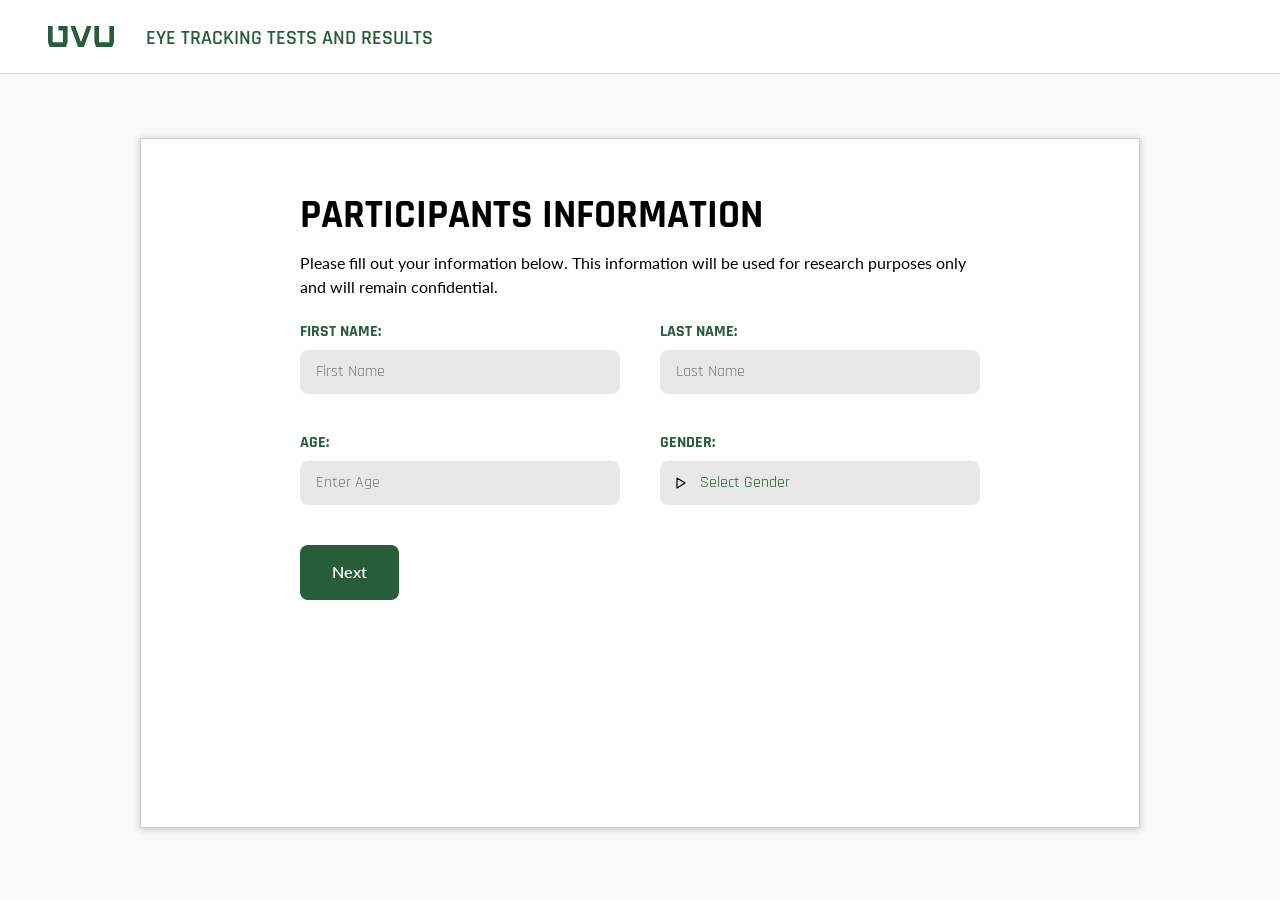
<file: add-participant.html>
<!doctype html>
<html lang="en">
  <head>
    <meta charset="UTF-8" />
    <meta name="viewport" content="width=device-width, initial-scale=1.0" />
    <title>Add Participant | UVU Eye Tracking</title>
    <link rel="stylesheet" href="css/variables.css" />
    <link rel="stylesheet" href="css/base.css" />
    <link rel="stylesheet" href="css/components.css" />
    <link rel="stylesheet" href="css/add-participant.css" />
  </head>
  <body>
    <!-- HEADER -->
    <header>
      <!-- logo + site name: a link to the home page on every page -->
      <a href="index.html" class="logo-and-sitename">
        <img src="assets/images/uvu-mono.svg" alt="UVU Logo" class="logo" />
        <h1>EYE TRACKING TESTS AND RESULTS</h1>
      </a>
    </header>

    <main class="add-participant-page">
      <!-- White panel: heading "PARTICIPANTS INFORMATION", instruction line
           Fields: First Name, Last Name (text), Gender, Age (select)
           "Next" button -->
      <section id="add-participant-panel">
        <div class="panel-content">
          <h1>Participants Information</h1>
          <p>
            Please fill out your information below. This information will be used for research purposes only and will remain confidential.
          </p>

          <form id="add-participant-form">
            <div class="field">
              <label for="first-name">First Name:</label>
              <input
                type="text"
                id="first-name"
                name="first-name"
                placeholder="First Name"
                autocomplete="given-name"
                required
              />
            </div>

            <div class="field">
              <label for="last-name">Last Name:</label>
              <input
                type="text"
                id="last-name"
                name="last-name"
                placeholder="Last Name"
                autocomplete="family-name"
                required
              />
            </div>

            <div class="field">
              <label for="age">Age:</label>
              <input
                type="text"
                id="age"
                name="age"
                placeholder="Enter Age"
                inputmode="numeric"
                pattern="[0-9]{1,3}"
                maxlength="3"
                title="Please enter your age as a number"
                autocomplete="off"
                required
              />
            </div>

            <div class="field">
              <label for="gender">Gender:</label>
              <select id="gender" name="gender" required>
                <option value="">Select Gender</option>
                <option value="male">Male</option>
                <option value="female">Female</option>
                <option value="other">Other</option>
                <option value="prefer-not-to-say">Prefer not to say</option>
              </select>
            </div>

            <div class="form-actions">
              <button type="submit" class="btn-primary next-btn">Next</button>
            </div>
          </form>
        </div>
      </section>
    </main>

    <script src="js/data/study-store.js"></script>
    <script src="js/add-participant.js"></script>
  </body>
</html>
</file>
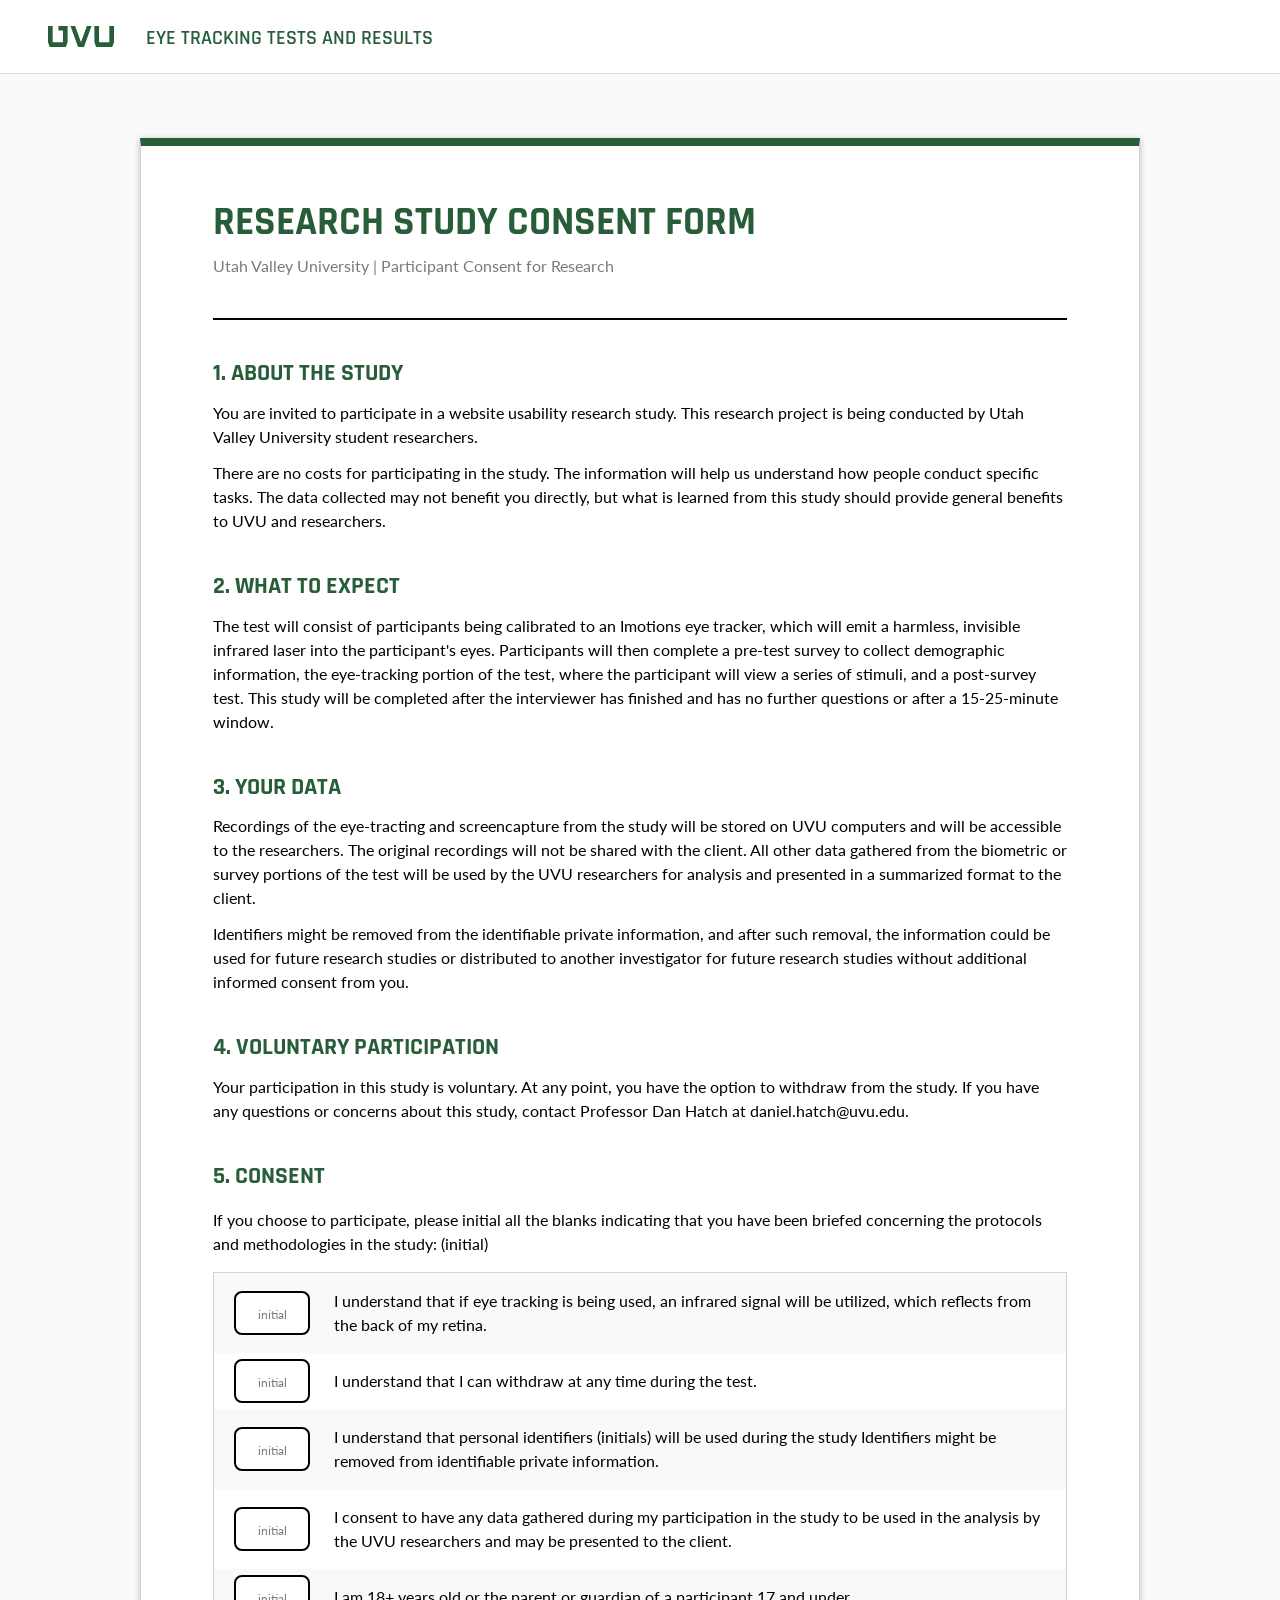
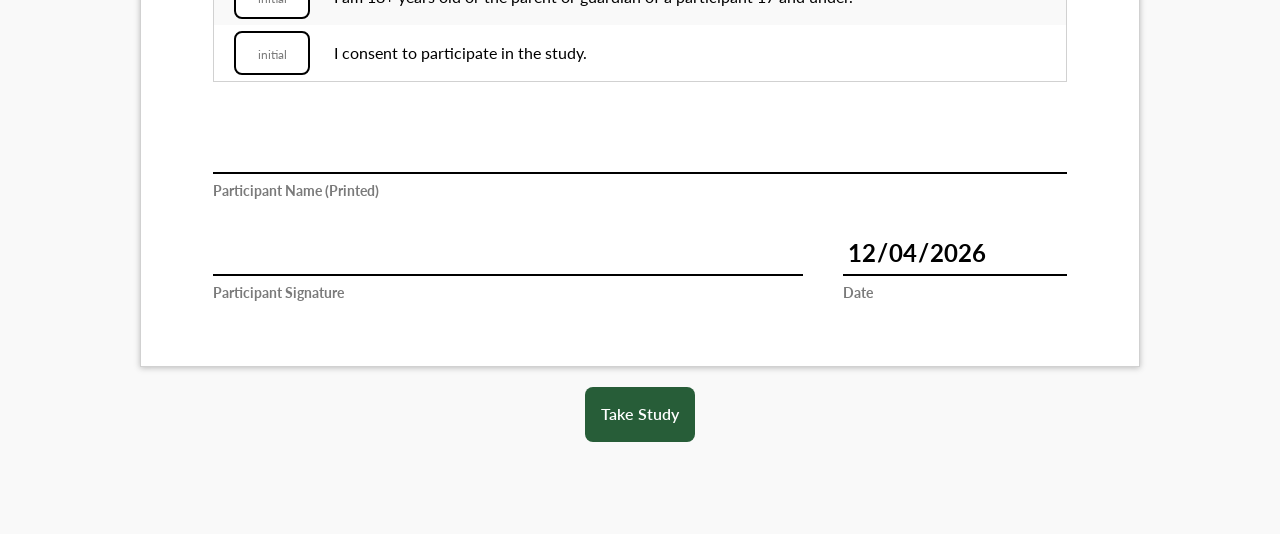
<file: consent.html>
<!doctype html>
<html lang="en">
  <head>
    <meta charset="UTF-8" />
    <meta name="viewport" content="width=device-width, initial-scale=1.0" />
    <title>Consent Form | UVU Eye Tracking</title>
    <link rel="stylesheet" href="css/variables.css" />
    <link rel="stylesheet" href="css/base.css" />
    <link rel="stylesheet" href="css/components.css" />
    <link rel="stylesheet" href="css/consent.css" />
  </head>
  <body>
    <!-- HEADER -->
    <header>
      <!-- logo + site name: a link to the home page on every page -->
      <a href="index.html" class="logo-and-sitename">
        <img src="assets/images/uvu-mono.svg" alt="UVU Logo" class="logo" />
        <h1>EYE TRACKING TESTS AND RESULTS</h1>
      </a>
    </header>
    <main class="consent-page">
      <!-- Paper: RESEARCH STUDY CONSENT FORM
         Sections 1-4: About the Study, What to Expect, Your Data, Voluntary Participation (text only)
         Section 5: Consent, table of 6 statements, each with an initial box
         Bottom: Participant Name (Printed), Signature, Date
         "Take Study" button below the paper -->

      <article id="consent-paper">
        <section class="consent-header">
          <h1>RESEARCH STUDY CONSENT FORM</h1>
          <p>Utah Valley University | Participant Consent for Research</p>
        </section>

        <hr class="divider" />

        <section class="consent-section">
          <h2>1. About the Study</h2>
          <p>
            You are invited to participate in a website usability research
            study. This research project is being conducted by Utah Valley
            University student researchers.
          </p>
          <p>
            There are no costs for participating in the study. The information
            will help us understand how people conduct specific tasks. The data
            collected may not benefit you directly, but what is learned from
            this study should provide general benefits to UVU and researchers.
          </p>
        </section>

        <section class="consent-section">
          <h2>2. What to Expect</h2>
          <p>
            The test will consist of participants being calibrated to an
            Imotions eye tracker, which will emit a harmless, invisible infrared
            laser into the participant's eyes. Participants will then complete a
            pre-test survey to collect demographic information, the eye-tracking
            portion of the test, where the participant will view a series of
            stimuli, and a post-survey test. This study will be completed after
            the interviewer has finished and has no further questions or after a
            15-25-minute window.
          </p>
        </section>

        <section class="consent-section">
          <h2>3. Your Data</h2>
          <p>
            Recordings of the eye-tracting and screencapture from the study will
            be stored on UVU computers and will be accessible to the
            researchers. The original recordings will not be shared with the
            client. All other data gathered from the biometric or survey
            portions of the test will be used by the UVU researchers for
            analysis and presented in a summarized format to the client.
          </p>
          <p>
            Identifiers might be removed from the identifiable private
            information, and after such removal, the information could be used
            for future research studies or distributed to another investigator
            for future research studies without additional informed consent from
            you.
          </p>
        </section>

        <section class="consent-section">
          <h2>4. Voluntary Participation</h2>
          <p>
            Your participation in this study is voluntary. At any point, you
            have the option to withdraw from the study. If you have any
            questions or concerns about this study, contact Professor Dan Hatch
            at daniel.hatch@uvu.edu.
          </p>
        </section>

        <section class="consent-agreement">
          <form id="consent-form">
            <h2>5. Consent</h2>
            <p>
              If you choose to participate, please initial all the blanks
              indicating that you have been briefed concerning the protocols and
              methodologies in the study: (initial)
            </p>

            <fieldset>
              <div class="consent-row">
                <input
                  type="text"
                  id="initial-1"
                  name="initial-1"
                  placeholder="initial"
                  maxlength="3"
                  required
                />
                <label for="initial-1"
                  >I understand that if eye tracking is being used, an infrared
                  signal will be utilized, which reflects from the back of my
                  retina.</label
                >
              </div>

              <div class="consent-row">
                <input
                  type="text"
                  id="initial-2"
                  name="initial-2"
                  placeholder="initial"
                  maxlength="3"
                  required
                />
                <label for="initial-2"
                  >I understand that I can withdraw at any time during the
                  test.</label
                >
              </div>

              <div class="consent-row">
                <input
                  type="text"
                  id="initial-3"
                  name="initial-3"
                  placeholder="initial"
                  maxlength="3"
                  required
                />
                <label for="initial-3"
                  >I understand that personal identifiers (initials) will be
                  used during the study Identifiers might be removed from
                  identifiable private information.</label
                >
              </div>

              <div class="consent-row">
                <input
                  type="text"
                  id="initial-4"
                  name="initial-4"
                  placeholder="initial"
                  maxlength="3"
                  required
                />
                <label for="initial-4"
                  >I consent to have any data gathered during my participation
                  in the study to be used in the analysis by the UVU researchers
                  and may be presented to the client.</label
                >
              </div>

              <div class="consent-row">
                <input
                  type="text"
                  id="initial-5"
                  name="initial-5"
                  placeholder="initial"
                  maxlength="3"
                  required
                />
                <label for="initial-5"
                  >I am 18+ years old or the parent or guardian of a participant
                  17 and under.</label
                >
              </div>

              <div class="consent-row">
                <input
                  type="text"
                  id="initial-6"
                  name="initial-6"
                  placeholder="initial"
                  maxlength="3"
                  required
                />
                <label for="initial-6"
                  >I consent to participate in the study.</label
                >
              </div>
            </fieldset>

            <div class="signature-block">
              <div class="signature-field">
                <input
                  type="text"
                  id="printed-name"
                  name="printed-name"
                  required
                />
                <label for="printed-name">Participant Name (Printed)</label>
              </div>

              <div class="signature-row">
                <div class="signature-field">
                  <input
                    type="text"
                    id="participant-signature"
                    name="signature"
                    required
                  />
                  <label for="participant-signature">Participant Signature</label>
                </div>

                <div class="signature-field signature-field--date">
                  <input
                    type="date"
                    id="consent-date"
                    name="consent-date"
                    readonly
                    tabindex="-1"
                  />
                  <label for="consent-date">Date</label>
                </div>
              </div>
            </div>
          </form>
        </section>
      </article>

      <!-- Below the paper. form="consent-form" ties this button to the form even though it sits outside it -->
      <div class="consent-actions">
        <button type="submit" form="consent-form" class="btn-primary take-study-btn">
          Take Study
          <!-- TODO: arrow icon from Figma. Export it to assets/images/arrow-right.svg, then add:
               <img src="assets/images/arrow-right.svg" alt="" width="9" height="8" /> -->
        </button>
      </div>
    </main>

    <script src="js/data/studies.js"></script>
    <script src="js/data/study-store.js"></script>
    <script src="js/consent.js"></script>
  </body>
</html>
</file>
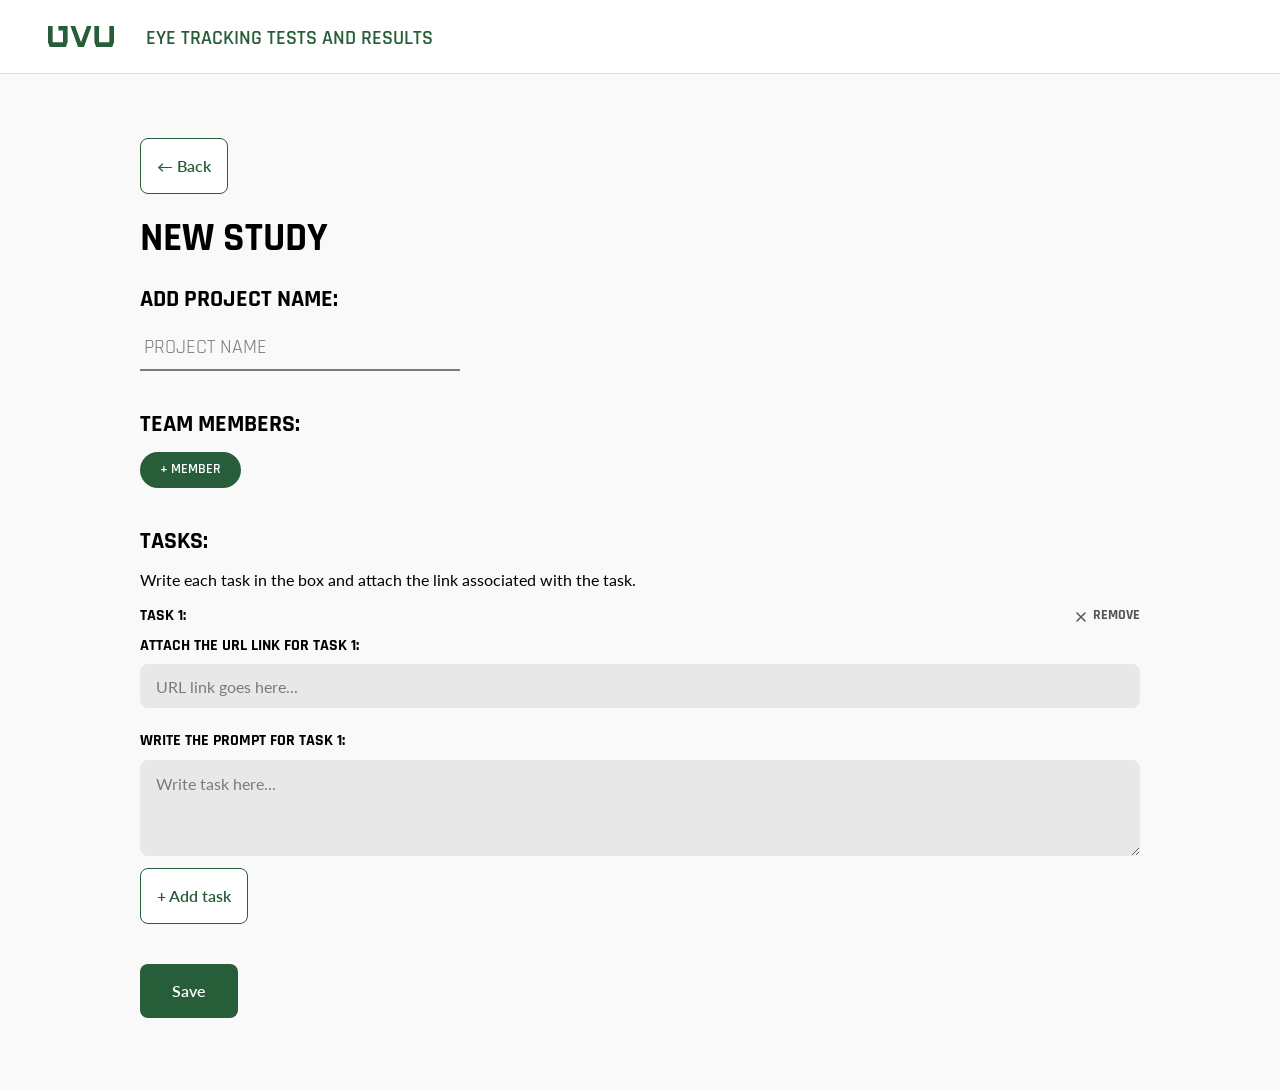
<file: new-study.html>
<!doctype html>
<html lang="en">
  <head>
    <meta charset="UTF-8" />
    <meta name="viewport" content="width=device-width, initial-scale=1.0" />
    <title>New Study | UVU Eye Tracking</title>
    <link rel="stylesheet" href="css/variables.css" />
    <link rel="stylesheet" href="css/base.css" />
    <link rel="stylesheet" href="css/components.css" />
    <link rel="stylesheet" href="css/new-study.css" />
  </head>
  <body>
    <!-- HEADER -->
    <header>
      <!-- logo + site name: a link to the home page on every page -->
      <a href="index.html" class="logo-and-sitename">
        <img src="assets/images/uvu-mono.svg" alt="UVU Logo" class="logo" />
        <h1>EYE TRACKING TESTS AND RESULTS</h1>
      </a>
    </header>

    <main class="form-page">
      <!-- Note: the "Draft" frame in Figma is this same page for editing a draft. Reuse it. -->
      <div class="form-content">
        <a href="index.html" class="btn-outline">&larr; Back</a>

        <h1 id="page-title">New Study</h1>

        <form id="study-form">
          <!-- 1. Project name -->
          <section class="form-section">
            <label for="project-name" class="section-label">Add Project Name:</label>
            <input
              type="text"
              id="project-name"
              name="project-name"
              class="project-name-input"
              placeholder="Project Name"
              autocomplete="off"
              required
            />
          </section>

          <!-- 2. Team members: js/new-study.js adds a name pill for each member before the + Member button.
               The pills sit side by side and wrap to the next line when the row is full -->
          <section class="form-section">
            <h2>Team Members:</h2>
            <ul id="member-list" class="member-list">
              <li class="member-add">
                <button type="button" id="add-member" class="btn-pill">+ Member</button>
              </li>
            </ul>
          </section>

          <!-- 3. Tasks -->
          <section class="form-section">
            <h2>Tasks:</h2>
            <p>Write each task in the box and attach the link associated with the task.</p>

            <div id="task-list">
              <!-- one block per task: js/new-study.js makes Task 1 (or the tasks of the study being edited), Task 2, Task 3... -->
            </div>

            <button type="button" id="add-task" class="btn-outline">+ Add task</button>
          </section>

          <button type="submit" class="btn-primary save-btn">Save</button>
        </form>
      </div>
    </main>

    <!-- Remove task confirmation: opened by the Remove button of a task (js/new-study.js fills in the task number).
         Same look as the delete popup on the home page -->
    <dialog id="remove-task-dialog" class="modal" aria-labelledby="remove-task-title">
      <section id="remove-task-panel">
        <button type="button" class="modal-close" aria-label="Close">&times;</button>
        <h2 id="remove-task-title">Remove task?</h2>
        <p id="remove-task-message"></p>
        <div class="confirm-actions">
          <button type="button" id="remove-task-cancel" class="btn-outline">Cancel</button>
          <button type="button" id="remove-task-confirm" class="btn-primary">Remove</button>
        </div>
      </section>
    </dialog>

    <script src="js/data/studies.js"></script>
    <script src="js/data/study-store.js"></script>
    <script src="js/new-study.js"></script>
  </body>
</html>
</file>
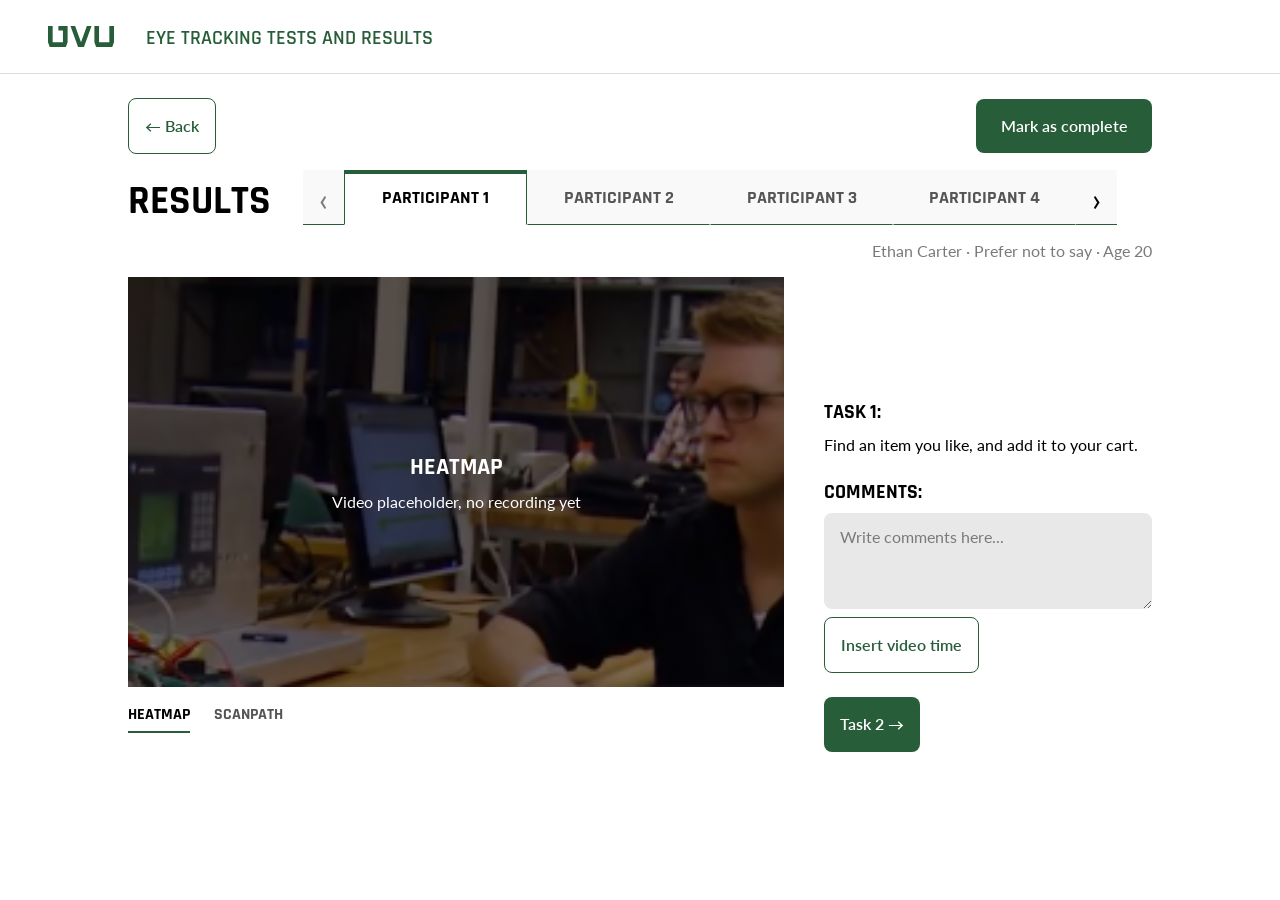
<file: results.html>
<!doctype html>
<html lang="en">
  <head>
    <meta charset="UTF-8" />
    <meta name="viewport" content="width=device-width, initial-scale=1.0" />
    <title>Results | UVU Eye Tracking</title>
    <link rel="stylesheet" href="css/variables.css" />
    <link rel="stylesheet" href="css/base.css" />
    <link rel="stylesheet" href="css/components.css" />
    <link rel="stylesheet" href="css/results.css" />
  </head>
  <body>
    <!-- HEADER -->
    <header>
      <!-- logo + site name: a link to the home page on every page -->
      <a href="index.html" class="logo-and-sitename">
        <img src="assets/images/uvu-mono.svg" alt="UVU Logo" class="logo" />
        <h1>EYE TRACKING TESTS AND RESULTS</h1>
      </a>
    </header>

    <!-- The study comes from the link: results.html?study=5 (see js/results.js) -->
    <main class="results-page">
      <!-- Top row: Back (home) on the left, Mark as complete (toggle, updates the status on the home page) on the right -->
      <div class="results-topbar">
        <a href="index.html" class="btn-outline">&larr; Back</a>
        <button type="button" id="done-btn" class="btn-primary" aria-pressed="false">Mark as complete</button>
      </div>

      <!-- Heading RESULTS + participant tabs. The tabs are made by js/results.js (one per participant)
           and scroll sideways with ‹ › buttons when there are too many -->
      <div class="results-toolbar">
        <h1>Results</h1>
        <div class="tab-bar-scroll" id="participant-scroller">
          <button type="button" class="tab-bar-arrow tab-bar-arrow--prev" aria-label="Show previous participants">&lsaquo;</button>
          <nav id="participant-tabs" class="tab-bar" aria-label="Participants"></nav>
          <button type="button" class="tab-bar-arrow tab-bar-arrow--next" aria-label="Show next participants">&rsaquo;</button>
        </div>
      </div>

      <!-- One small line under the tabs about the participant on screen: name · gender · age (js/results.js fills it in) -->
      <p class="participant-info" id="participant-info" hidden></p>

      <!-- Shown instead of the content when there is nothing to show (draft, no participants, unknown study) -->
      <p class="results-message" id="results-message" hidden></p>

      <!-- Everything below fits in one screen: the recordings on the left, task + comments on the right -->
      <div class="results-content" id="results-content">
        <!-- Viewer: slides sit side by side, scroll sideways to go from the heatmap to the scanpath.
             js/results.js puts a <video> in each slide, or a placeholder while there is no video -->
        <section class="results-viewer-section" aria-label="Recordings">
          <div class="results-viewer" id="results-viewer">
            <div class="result-slide" id="slide-heatmap"></div>
            <div class="result-slide" id="slide-scanpath"></div>
          </div>
          <div class="viewer-switch" id="viewer-switch">
            <button type="button" class="viewer-switch-item is-active" aria-pressed="true">Heatmap</button>
            <button type="button" class="viewer-switch-item" aria-pressed="false">Scanpath</button>
          </div>
        </section>

        <!-- Right column: task text (from New Study), comments for this participant and this task, task buttons.
             Results is for viewing only: studies are edited from the home page -->
        <div class="results-side">
          <div class="detail">
            <h2 class="detail-title" id="task-title">Task 1:</h2>
            <p id="task-text"></p>
          </div>
          <div class="detail">
            <label for="task-comments" class="detail-title">Comments:</label>
            <textarea
              id="task-comments"
              class="field-box"
              placeholder="Write comments here..."
            ></textarea>
            <button type="button" id="stamp-btn" class="btn-outline stamp-btn" disabled>Insert video time</button>
          </div>
          <div class="task-nav">
            <button type="button" id="prev-task" class="btn-outline" hidden>&larr; Task 1</button>
            <button type="button" id="next-task" class="btn-primary">Task 2 &rarr;</button>
          </div>
        </div>
      </div>
    </main>

    <script src="js/data/studies.js"></script>
    <script src="js/data/study-store.js"></script>
    <script src="js/bridge-client.js"></script>
    <script src="js/tab-bar.js"></script>
    <script src="js/results.js"></script>
  </body>
</html>
</file>
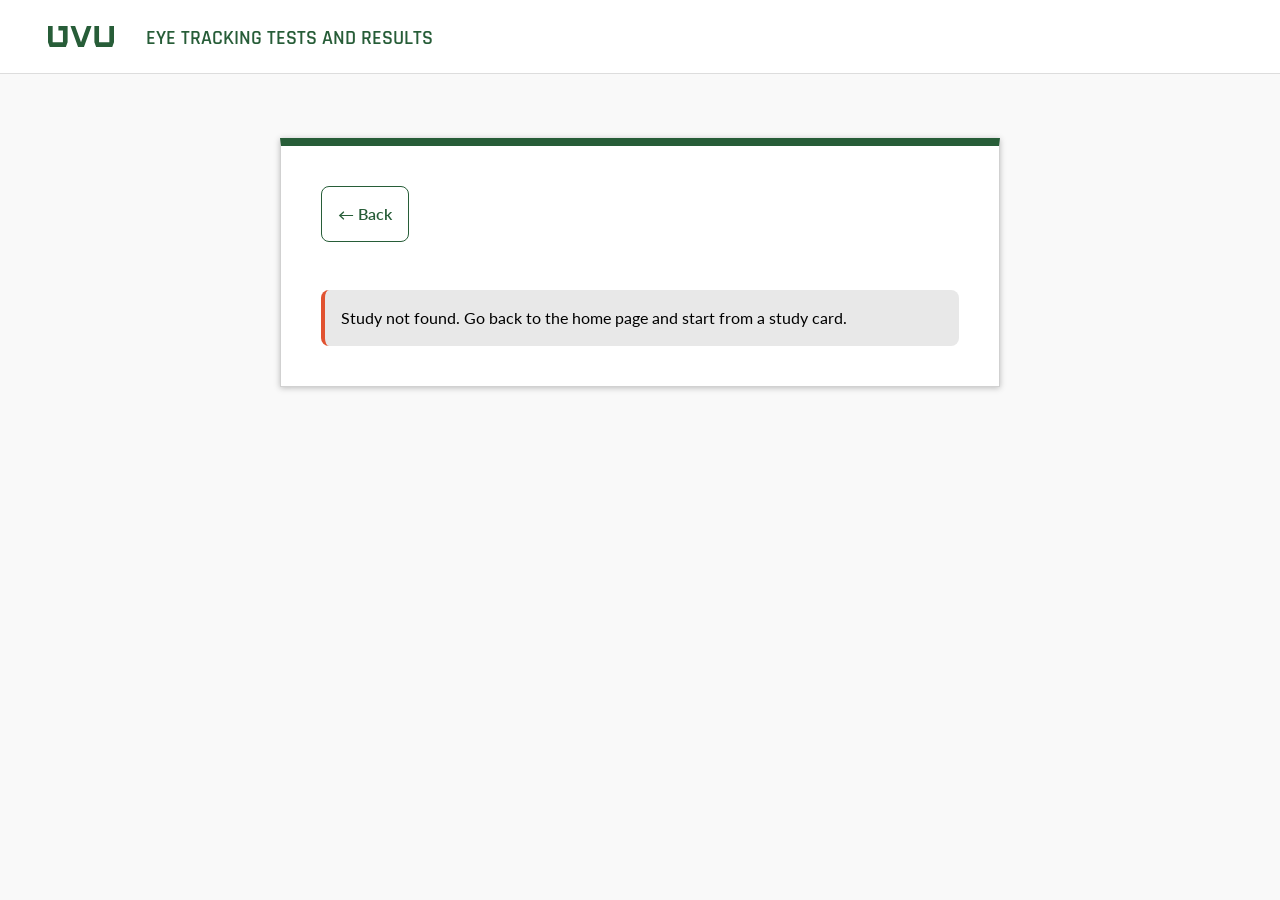
<file: session.html>
<!doctype html>
<html lang="en">
  <head>
    <meta charset="UTF-8" />
    <meta name="viewport" content="width=device-width, initial-scale=1.0" />
    <title>Session | UVU Eye Tracking</title>
    <link rel="stylesheet" href="css/variables.css" />
    <link rel="stylesheet" href="css/base.css" />
    <link rel="stylesheet" href="css/components.css" />
    <link rel="stylesheet" href="css/session.css" />
  </head>
  <body>
    <!-- HEADER -->
    <header>
      <!-- logo + site name: a link to the home page on every page -->
      <a href="index.html" class="logo-and-sitename">
        <img src="assets/images/uvu-mono.svg" alt="UVU Logo" class="logo" />
        <h1>EYE TRACKING TESTS AND RESULTS</h1>
      </a>
    </header>

    <!-- The session of one participant: calibration, then the tasks one by one, then the videos are processed.
         The page comes from the consent page: session.html?study=5&participant=2 (see js/session.js).
         The Python helper (bridge_server.py) does the real work, this page only asks for it and shows what happens -->
    <main class="session-page">
      <div class="session-card" id="session-card">
        <!-- Top row: Back on the left, connection to the Python helper on the right -->
        <div class="session-top">
          <a href="index.html" class="btn-outline">&larr; Back</a>
          <div class="bridge-bar">
            <p class="bridge-status" id="bridge-status" data-state="connecting" role="status">Connecting to the eye tracker helper...</p>
            <button type="button" id="bridge-retry" class="btn-outline" hidden>Retry</button>
          </div>
        </div>

        <p class="session-who" id="session-who"></p>

        <!-- Shown instead of the stages when something is wrong (unknown study, a task without a URL, helper error) -->
        <p class="session-message" id="session-message" role="alert" hidden></p>
        <button type="button" id="retry-step" class="btn-primary retry-step" hidden>Try again</button>

        <!-- 1. Calibration -->
        <section class="session-stage" id="stage-calibration">
          <h1>Calibration</h1>
          <p>The participant looks at each point on the test screen until the last one is done.</p>

          <div class="progress-block">
            <p id="calibration-text">Not started</p>
            <div class="progress-bar" id="calibration-bar" role="progressbar" aria-label="Calibration progress" aria-valuemin="0" aria-valuemax="9" aria-valuenow="0">
              <div class="progress-fill" id="calibration-fill"></div>
            </div>
          </div>

          <div class="session-actions">
            <button type="button" id="start-calibration" class="btn-primary" disabled>Start calibration</button>
            <button type="button" id="calibration-continue" class="btn-primary" hidden>Continue to tasks &rarr;</button>
          </div>
        </section>

        <!-- 2. Familiarization: the participant explores the first website. Nothing is tracked or recorded -->
        <section class="session-stage" id="stage-familiarize" hidden>
          <h1>Getting familiar</h1>
          <p id="familiarize-text">The participant explores the website of the first task. Nothing is tracked or recorded yet.</p>

          <p class="task-timer" id="familiarize-timer">1:00</p>
          <p class="task-hint" id="familiarize-hint">Starting...</p>

          <div class="session-actions">
            <button type="button" id="skip-familiarize" class="btn-outline" disabled>Skip</button>
          </div>
        </section>

        <!-- 3. Tasks: one at a time. The participant presses Start Task and X on their own screen.
             The timer counts down to the maximum time; the participant ends the task earlier by closing the browser window -->
        <section class="session-stage" id="stage-task" hidden>
          <h1 id="task-heading">Task 1 of 1</h1>
          <p id="task-text"></p>
          <p class="task-url">Test page: <span id="task-url"></span></p>

          <p class="task-timer" id="task-timer">1:00</p>
          <p class="task-hint" id="task-hint">Maximum time for this task.</p>
        </section>

        <!-- 3b. After each task: look at the videos with the participant (retrospective think-aloud).
             The helper makes the heatmap and scanpath videos right after the task; the observer writes the comments here.
             The comments are the same ones as on the Results page -->
        <section class="session-stage" id="stage-review" hidden>
          <h1 id="review-heading">Task 1: review</h1>
          <p id="review-task-text"></p>
          <p class="task-hint" id="review-reason"></p>

          <div class="review-layout">
            <div class="review-viewer">
              <div class="review-switch" id="review-switch">
                <button type="button" class="review-switch-item is-active" data-kind="heatmap" aria-pressed="true">Heatmap</button>
                <button type="button" class="review-switch-item" data-kind="scanpath" aria-pressed="false">Scanpath</button>
              </div>
              <div class="review-screen" id="review-screen"></div>
              <div class="progress-block" id="review-progress-block">
                <p id="review-progress-text">Making the videos...</p>
                <div class="progress-bar" id="review-bar" role="progressbar" aria-label="Video progress" aria-valuemin="0" aria-valuemax="100" aria-valuenow="0">
                  <div class="progress-fill" id="review-fill"></div>
                </div>
              </div>
            </div>

            <div class="review-side">
              <label for="review-comments" class="review-label">Comments:</label>
              <textarea id="review-comments" class="field-box" placeholder="Write comments here..."></textarea>
              <button type="button" id="review-stamp" class="btn-outline" disabled>Insert video time</button>
            </div>
          </div>

          <div class="session-actions">
            <button type="button" id="review-next" class="btn-primary">Next task &rarr;</button>
          </div>
        </section>

        <!-- 4. After the last task: the helper saves the recordings and closes the session.
             The heatmap and scanpath videos are NOT made now (heavy work): "Process videos" on the Results page does it later -->
        <section class="session-stage" id="stage-finish" hidden>
          <h1 id="finish-heading">Saving the recordings...</h1>
          <p id="finish-text">Keep this page open for a moment.</p>

          <div class="session-actions">
            <a href="index.html" id="go-home" class="btn-primary" hidden>Back to home</a>
            <a href="results.html" id="view-results" class="btn-outline" hidden>Open results</a>
          </div>
        </section>
      </div>
    </main>

    <script src="js/data/studies.js"></script>
    <script src="js/data/study-store.js"></script>
    <script src="js/bridge-client.js"></script>
    <script src="js/session.js"></script>
  </body>
</html>
</file>
<file: css/variables.css>
:root {
  /* UVU brand colors (hex from the UVU Design Systems doc, website values) */
  --color-green: #275d38; /* Primary Green */
  --color-green-dark: #1A4127; /* Primary: Dark Green */
  --color-forest: #00843d; /* Secondary: Forest */
  --color-green-light: #4ba23f; /* Secondary: Clover */
  --color-fern: #78be20; /* Tertiary: Fern */
  --color-lime: #c5e86c; /* Tertiary: Lime */
  --color-aqua: #86c8bc;
  --color-red: #e15230;

  /* Neutrals + UI colors (sampled from the Figma, not part of the brand palette) */
  --color-bg-page: #F9F9F9;
  --color-bg-white: #ffffff;
  --color-field: #e8e8e8;
  --color-card-image: #c4c4c4;
  --color-border: #d1d1d1;
  --color-text: #000000;
  --color-text-muted: #7a7a7a;
  --color-text-secondary: #555555; /* inactive tabs: darker than muted so it stays readable on grey */

  /* Study status colors */
  --color-status-progress: #3b6fd4;
  --color-status-draft: #555555;
  --color-status-completed: #4ba23f;

  /* Typography: Rajdhani for h1-h4, Lato for body and buttons, Arial as fallback */
  --font-heading: "Rajdhani", Arial, sans-serif;
  --font-body: "Lato", Arial, sans-serif;

  /* Spacing: every step is a multiple of 4px. Name = px / 4 (so --space-4 = 16px) */
  --space-1: 4px;
  --space-2: 8px;
  --space-3: 12px;
  --space-4: 16px;
  --space-5: 20px;
  --space-6: 24px;
  --space-8: 32px;
  --space-10: 40px;
  --space-12: 48px;
  --space-14: 56px;
  --space-16: 64px;
  --space-18: 72px;

  --radius: 8px; /* one radius for cards, buttons, inputs. Pills use 999px, circles 50% */
  --shadow-card: 0 1px 6px 0 rgba(0, 0, 0, 0.25);
}
</file>
<file: css/base.css>
/* Fonts */
/* Rajdhani (headings): the files are in assets/fonts/rajdhani, loaded below.
   Lato (body): no files in the project yet, loaded from Google Fonts (needs internet).
   TODO: download Lato into assets/fonts/lato and use @font-face like Rajdhani to work offline and avoid the extra request.
   Lato has 400 and 700 there, so weight 600 text shows the 700. */
@import url("https://fonts.googleapis.com/css2?family=Lato:wght@400;700&display=swap"); /* @import must stay at the top of the file */

@font-face {
  font-family: "Rajdhani";
  src: url("../assets/fonts/rajdhani/Rajdhani-Light.ttf") format("truetype");
  font-weight: 300;
  font-style: normal;
  font-display: swap; /* show the fallback font first, swap when the file has loaded */
}

@font-face {
  font-family: "Rajdhani";
  src: url("../assets/fonts/rajdhani/Rajdhani-Regular.ttf") format("truetype");
  font-weight: 400;
  font-style: normal;
  font-display: swap; /* show the fallback font first, swap when the file has loaded */
}

@font-face {
  font-family: "Rajdhani";
  src: url("../assets/fonts/rajdhani/Rajdhani-Medium.ttf") format("truetype");
  font-weight: 500;
  font-style: normal;
  font-display: swap; /* show the fallback font first, swap when the file has loaded */
}

@font-face {
  font-family: "Rajdhani";
  src: url("../assets/fonts/rajdhani/Rajdhani-SemiBold.ttf") format("truetype");
  font-weight: 600;
  font-style: normal;
  font-display: swap; /* show the fallback font first, swap when the file has loaded */
}

@font-face {
  font-family: "Rajdhani";
  src: url("../assets/fonts/rajdhani/Rajdhani-Bold.ttf") format("truetype");
  font-weight: 700;
  font-style: normal;
  font-display: swap; /* show the fallback font first, swap when the file has loaded */
}

/* Reset + page defaults */
/* TODO: box-sizing, margin reset, body font/background */

*,
*::before,
*::after {
  box-sizing: border-box;
}

body {
    margin: 0;
    font-family: var(--font-body);
    font-size: 16px;
    line-height: 1.5;
}

img {
    display: block;
    max-width: 100%;
}

button, input, select, textarea {
    font-family: inherit;
    font-size: inherit;
    line-height: inherit;
    margin: 0;
}
</file>
<file: css/components.css>
/* Shared components, used on every page */

/* .site-header: white bar, UVU logo + "UVU EYE TRACKING TESTS AND RESULTS" */

/* .btn-primary: solid green button (Save, Next, Add Participant, Take Study, Done) */
.btn-primary {
  display: inline-flex;
  align-items: center;
  justify-content: center;
  gap: var(--space-4);
  padding: var(--space-4);
  background: var(--color-green);
  color: var(--color-bg-white);
  border: none;
  border-radius: var(--radius); /* same radius as the buttons on the home page */
  font-family: var(--font-body);
  font-size: 16px;
  font-weight: 600;
  line-height: 1.4;
  cursor: pointer;
}

.btn-primary:hover {
  background: var(--color-green-dark);
}

.btn-primary:active {
  background: var(--color-green-light);
}

.btn-primary:focus-visible {
  outline: 2px solid var(--color-green);
  outline-offset: 2px;
}

/* .btn-outline: white button with green border (Back, Results, Edit Study, + Add task) */
.btn-outline {
  display: inline-flex;
  align-items: center;
  justify-content: center;
  gap: var(--space-2);
  padding: var(--space-4);
  background: var(--color-bg-white);
  color: var(--color-green);
  border: 1px solid var(--color-green);
  border-radius: var(--radius);
  font-family: var(--font-body);
  font-size: 16px;
  font-weight: 600;
  line-height: 1.4;
  text-decoration: none; /* so it also works on <a> */
  cursor: pointer;
}

.btn-outline:hover {
  background: var(--color-green-dark);
  color: var(--color-bg-white);
}

.btn-outline:active {
  background: var(--color-green-light);
  color: var(--color-bg-white);
}

.btn-outline:focus-visible {
  outline: 2px solid var(--color-green);
  outline-offset: 2px;
}

/* .btn-pill: small rounded green pill (+ New Study, + Member). Works on <a> and <button> */
.btn-pill {
  display: inline-flex;
  align-items: center;
  justify-content: center;
  padding: var(--space-2) var(--space-5);
  background: var(--color-green);
  color: var(--color-bg-white);
  border: none;
  border-radius: 999px; /* pills use 999px (see --radius in variables.css) */
  font-family: var(--font-heading);
  font-size: 14px;
  font-weight: 600;
  line-height: 1.4;
  text-decoration: none;
  text-transform: uppercase;
  white-space: nowrap;
  cursor: pointer;
}

.btn-pill:hover {
  background: var(--color-green-dark);
}

.btn-pill:active {
  background: var(--color-green-light);
}

.btn-pill:focus-visible {
  outline: 2px solid var(--color-green);
  outline-offset: 2px;
}

/* .tab-bar: reusable row of tabs (filter bar). Markup + behavior: js/tab-bar.js
   <nav class="tab-bar" aria-label="...">
     <button type="button" class="tab-bar-item is-active" data-filter="all" aria-pressed="true">All</button>
     <button type="button" class="tab-bar-item" data-filter="draft" aria-pressed="false">Drafts</button>
   </nav>
   The active tab is white with a green top line, the other tabs are grey with a green line below */
.tab-bar {
  display: flex;
}

.tab-bar-item {
  padding: var(--space-4) var(--space-8);
  background: var(--color-bg-page);
  border: 1px solid transparent;
  border-top: 4px solid transparent; /* every tab has the same top/bottom lines so heights match */
  border-bottom: 1px solid var(--color-green);
  color: var(--color-text-secondary);
  font-family: var(--font-heading);
  font-size: 18px;
  font-weight: 700;
  line-height: 1;
  text-transform: uppercase;
  white-space: nowrap;
  cursor: pointer;
}

.tab-bar-item:hover {
  color: var(--color-text);
}

.tab-bar-item.is-active {
  background: var(--color-bg-white);
  border-color: var(--color-green);
  border-bottom-color: var(--color-bg-white); /* opens the green line under the active tab */
  color: var(--color-text);
}

.tab-bar-item:focus-visible {
  outline: 2px solid var(--color-green);
  outline-offset: -2px;
}

/* .study-card: image area + title row + site name + buttons */
/*   .study-card--draft | --in-progress | --completed  (status dot color, Results button visible or not) */

/* Header */
header {
  display: flex;
  padding: 0 var(--space-12);
  justify-content: space-between;
  align-items: center;
  align-self: stretch;
  height: 74px;
  border-bottom: 1px solid #ddd;
}

header h1 {
  line-height: 1;
  position: relative;
  top: 2px; /* chỉnh 1–2px cho đến khi thẳng hàng */
  color: var(--color-green);
  font-family: var(--font-heading);
  font-size: 20px;
  font-weight: 600;
  text-transform: uppercase;
}

header .logo {
  width: 66.172px;
  height: 20.22px;
}

header .logo-and-sitename {
  display: flex;
  align-items: center;
  gap: var(--space-8);
  text-decoration: none; /* it is a link now, but it should look like before */
  color: inherit;
}

header .logo-and-sitename:focus-visible {
  outline: 2px solid var(--color-green);
  outline-offset: 4px;
}
/* Modal popup: <dialog class="modal">, opened with dialog.showModal() */
.modal {
  width: calc(100% - var(--space-8));
  max-width: 1000px;
  max-height: calc(100vh - var(--space-8));
  padding: 0;
  overflow: auto;
  border: none;
  background: transparent;
}

.modal::backdrop {
  background: rgba(0, 0, 0, 0.5); /* dims the page behind the popup */
}

.modal-close {
  position: absolute;
  top: var(--space-4);
  right: var(--space-4);
  z-index: 1;
  width: var(--space-10);
  height: var(--space-10);
  padding: 0;
  background: transparent;
  border: none;
  border-radius: var(--radius);
  color: var(--color-text);
  font-size: 32px;
  line-height: 1;
  cursor: pointer;
}

.modal-close:hover {
  background: var(--color-field);
}

.modal-close:focus-visible {
  outline: 2px solid var(--color-green);
  outline-offset: 2px;
}

/* Scrollable tab bar: for tabs that can be many (participants). 4 tabs show at a time and the ‹ › buttons
   move to the next / previous 4. They only show when there are more than 4.
   All tabs get the width of the widest one, and the bar is as wide as 4 tabs (or fewer if there are fewer).
   js/tab-bar.js (initTabBarScroll) measures the widest tab and sets --tab-width and --tab-count. */
.tab-bar-scroll {
  display: flex;
  min-width: 0; /* lets the bar shrink below the width of all its tabs */
}

.tab-bar-scroll .tab-bar {
  position: relative; /* tab.offsetLeft is measured from here */
  flex: 0 1 calc(var(--tab-width) * var(--tab-count)); /* exactly 4 tabs wide; may shrink on a narrow screen */
  min-width: 0;
  overflow-x: auto;
  scroll-snap-type: x mandatory; /* every move stops exactly on a tab, so a page is always 4 whole tabs */
  scrollbar-width: none; /* the arrows replace the scrollbar */
}

.tab-bar-scroll .tab-bar::-webkit-scrollbar {
  display: none;
}

.tab-bar-scroll .tab-bar-item {
  flex: 0 0 var(--tab-width, auto); /* before js measures: just the width of its own text */
  padding: var(--space-4) var(--space-8);
  text-align: center;
  white-space: nowrap;
  scroll-snap-align: start;
}

.tab-bar-arrow {
  display: none;
  flex: none;
  padding: 0 var(--space-4);
  background: var(--color-bg-page);
  border: none;
  border-top: 4px solid transparent; /* same top/bottom lines as the tabs so heights match */
  border-bottom: 1px solid var(--color-green);
  color: var(--color-text);
  font-size: 32px;
  line-height: 1;
  cursor: pointer;
}

.tab-bar-scroll.has-overflow .tab-bar-arrow {
  display: block;
}

.tab-bar-arrow:hover:not(:disabled) {
  background: var(--color-field);
}

.tab-bar-arrow:disabled {
  color: var(--color-text-muted);
  cursor: default;
}

.tab-bar-arrow:focus-visible {
  outline: 2px solid var(--color-green);
  outline-offset: -2px;
}

/* .field-box: grey input / textarea box (task, URL, member name, comments) */
.field-box {
  width: 100%;
  padding: var(--space-3) var(--space-4);
  background: var(--color-field);
  border: none;
  border-radius: var(--radius);
  color: var(--color-text);
}

input.field-box {
  height: 44px; /* same height as the inputs on the add participant popup */
  padding-top: 0;
  padding-bottom: 0;
}

textarea.field-box {
  min-height: 96px;
  resize: vertical; /* user can make it taller, not wider */
}

.field-box::placeholder {
  color: var(--color-text-muted);
  opacity: 1;
}

.field-box:focus-visible {
  outline: 2px solid var(--color-green);
  outline-offset: 2px;
}
</file>
<file: css/add-participant.css>
/* Add Participant */
/* #add-participant-panel: white card centered on the grey page */
/* #add-participant-form: 2 columns (first name | last name, gender | age), Next button on its own row */
/* Same page structure as consent.css: .xxx-page = grey background, panel = white sheet */

/* Page */

.add-participant-page {
  display: flex;
  justify-content: center;
  min-height: calc(100vh - 74px); /* grey fills the screen under the 74px header, even on tall windows */
  padding: var(--space-16) var(--space-4) var(--space-18);
  background: var(--color-bg-page);
}

/* Panel */

#add-participant-panel {
  width: 100%;
  max-width: 1000px;
  padding: var(--space-14) var(--space-18) var(--space-16); /* same padding as the consent paper */
  background: var(--color-bg-white);
  border: 1px solid var(--color-border);
  box-shadow: var(--shadow-card);
}

/* the form column sits in the middle of the panel */
.panel-content {
  display: flex;
  flex-direction: column;
  gap: var(--space-3);
  width: 100%;
  max-width: 680px;
  margin: 0 auto;
}

.panel-content h1 {
  margin: 0;
  color: var(--color-text);
  font-family: var(--font-heading);
  font-size: 40px; /* same size as the consent title */
  font-weight: 700;
  line-height: 1.1;
  text-transform: uppercase;
}

.panel-content > p {
  margin: 0;
  color: var(--color-text);
}

/* Form */

#add-participant-form {
  display: grid;
  grid-template-columns: repeat(2, minmax(0, 1fr)); /* minmax(0) so long text can't stretch a column */
  gap: var(--space-10) var(--space-10); /* row gap, column gap */
  margin-top: var(--space-3); /* plus the panel gap = space between intro text and the fields */
}

.field {
  display: flex;
  flex-direction: column;
  gap: var(--space-2);
}

.field label {
  color: var(--color-green);
  font-family: var(--font-heading);
  font-size: 16px;
  font-weight: 700;
  line-height: 1.2;
  text-transform: uppercase;
}

.field input,
.field select {
  width: 100%;
  height: 44px; /* same height as the consent initial boxes */
  padding: 0 var(--space-4);
  background-color: var(--color-field);
  border: none;
  border-radius: var(--radius);
  color: var(--color-text);
  font-family: var(--font-heading);
}

.field input::placeholder {
  color: var(--color-text-muted);
  opacity: 1; /* Firefox makes placeholders lighter by default */
}

/* Select: remove the browser arrow, draw our own small triangle on the left (as in the design) */
.field select {
  appearance: none;
  padding-left: var(--space-10);
  color: var(--color-green);
  cursor: pointer;
  /* a CSS variable can't be used inside this url(), so the triangle color is written as %23000000 (= black) */
  background-image: url("data:image/svg+xml,%3Csvg xmlns='http://www.w3.org/2000/svg' width='10' height='12' viewBox='0 0 10 12'%3E%3Cpath d='M1 1l8 5-8 5z' fill='none' stroke='%23000000' stroke-width='1.2' stroke-linejoin='round'/%3E%3C/svg%3E");
  background-repeat: no-repeat;
  background-position: var(--space-4) center;
}

/* Fixed "Select ..." option is shown in green; real options are normal text */
.field select:invalid {
  color: var(--color-green);
}

.field select:valid {
  color: var(--color-text);
}

.field input:focus-visible,
.field select:focus-visible {
  outline: 2px solid var(--color-green);
  outline-offset: 2px;
}

/* Next button: the button style itself is .btn-primary in components.css */

.form-actions {
  grid-column: 1 / -1; /* full row, button stays on the left */
}

.next-btn {
  padding: var(--space-4) var(--space-8);
}

/* Narrow screens: one column */

@media (max-width: 720px) {
  #add-participant-panel {
    padding: var(--space-8) var(--space-4); /* same as consent on small screens */
  }

  #add-participant-form {
    grid-template-columns: 1fr;
    gap: var(--space-6);
  }
}
</file>
<file: css/consent.css>
/* Consent form */
/* #consent-paper: white sheet, green top border, centered on a grey page */
/* .consent-row: striped rows, initial box on the left + statement on the right */
/* .signature-block: printed name line, signature line, date */
/* .consent-actions: "Take Study" button below the paper */

/* Page */

.consent-page {
  display: flex;
  flex-direction: column;
  align-items: center;
  min-height: calc(100vh - 74px); /* grey fills the screen under the 74px header, even on tall windows */
  padding: var(--space-16) var(--space-4) var(--space-18);
  background: var(--color-bg-page);
}

/* Paper */

#consent-paper {
  display: flex;
  flex-direction: column;
  gap: var(--space-10);
  width: 100%;
  max-width: 1000px;
  padding: var(--space-14) var(--space-18) var(--space-16);
  background: var(--color-bg-white);
  border: 1px solid var(--color-border);
  border-top: 8px solid var(--color-green); /* green rule on top of the paper */
  box-shadow: var(--shadow-card);
  color: var(--color-text);
  font-family: var(--font-body);
  font-size: 16px;
  line-height: 1.5;
}

/* spacing between elements comes from `gap` on the parents, not from margins */
#consent-paper h1,
#consent-paper h2,
#consent-paper p {
  margin: 0;
}

/* Title block */

.consent-header {
  display: flex;
  flex-direction: column;
  gap: var(--space-2);
}

.consent-header h1 {
  color: var(--color-green);
  font-family: var(--font-heading);
  font-size: 40px;
  font-weight: 700;
  line-height: 1.1;
  text-transform: uppercase;
}

.consent-header p {
  color: var(--color-text-muted);
}

.divider {
  width: 100%;
  height: 2px;
  margin: 0;
  border: none; /* hr has a default border, only the background should show */
  background: var(--color-text);
}

/* Sections 1-4 (text only) */

.consent-section {
  display: flex;
  flex-direction: column;
  gap: var(--space-3);
}

.consent-section h2,
#consent-form h2 {
  color: var(--color-green);
  font-family: var(--font-heading);
  font-size: 24px;
  font-weight: 700;
  line-height: 1.2;
  text-transform: uppercase;
}

/* Section 5: Consent */

#consent-form {
  display: flex;
  flex-direction: column;
  gap: var(--space-4);
}

#consent-form fieldset {
  min-width: 0; /* fieldset won't shrink below its content without this */
  margin: 0;
  padding: 0;
  border: 1px solid var(--color-border);
}

.consent-row {
  display: flex;
  align-items: center;
  padding-left: var(--space-5);
}

.consent-row:nth-child(odd) {
  background: var(--color-bg-page); /* striped rows: 1st, 3rd, 5th are grey */
}

.consent-row input[type="text"] {
  flex: none;
  width: 76px;
  height: 44px;
  background: var(--color-bg-white);
  border: 2px solid var(--color-text);
  border-radius: var(--radius);
  text-align: center;
  text-transform: uppercase; /* initials are typed as capitals */
}

.consent-row input[type="text"]::placeholder {
  color: var(--color-text-muted);
  font-size: 12px;
  text-transform: none;
}

.consent-row label {
  flex: 1;
  padding: var(--space-4) var(--space-6);
}

/* Signature */

.signature-block {
  display: flex;
  flex-direction: column;
  gap: var(--space-8);
  padding-top: var(--space-8);
}

.signature-row {
  display: flex;
  align-items: flex-start;
  gap: var(--space-10);
}

.signature-field {
  display: flex;
  flex: 1;
  flex-direction: column;
  gap: var(--space-2);
  min-width: 0;
}

.signature-field--date {
  flex: none;
  width: 224px;
}

/* the line you write on: only a bottom border */
.signature-field input {
  width: 100%;
  height: 44px;
  padding: 0 var(--space-1);
  background: transparent;
  border: none;
  border-bottom: 2px solid var(--color-text);
  border-radius: 0;
}

.signature-field input[type="date"] {
  font-size: 24px;
  font-weight: 700;
  pointer-events: none; /* auto-filled and read-only: no clicking, no calendar popup */
}

.signature-field label {
  color: var(--color-text-muted);
  font-size: 14px;
  font-weight: 700;
  line-height: 1.3;
}

/* Take Study button (below the paper) */

.consent-actions {
  padding: var(--space-5) 0;
}

/* the button look itself (.btn-primary) is in components.css */

/* Keyboard focus ring for the inputs (the button gets its own from .btn-primary) */

.consent-row input:focus-visible,
.signature-field input:focus-visible {
  outline: 2px solid var(--color-green);
  outline-offset: 2px;
}

/* Narrow screens */

@media (max-width: 720px) {
  #consent-paper {
    padding: var(--space-8) var(--space-4);
  }

  .signature-row {
    flex-direction: column;
    align-items: stretch;
    gap: var(--space-8);
  }

  .signature-field--date {
    width: auto;
  }
}
</file>
<file: css/new-study.css>
/* New Study form */
/* .form-page: grey background, content column on the left */
/* .field-box: grey input/textarea boxes (task, URL) */
/* .task-block: "TASK 1:" + Remove, URL label + URL box, prompt label + textarea, duration */
/* Same page structure as consent.css / add-participant.css: grey page, 64px top, 72px bottom */

/* Page */

.form-page {
  min-height: calc(100vh - 74px); /* grey fills the screen under the 74px header */
  padding: var(--space-16) var(--space-4) var(--space-18);
  background: var(--color-bg-page);
}

.form-content {
  display: flex;
  flex-direction: column;
  align-items: flex-start; /* buttons keep their own width instead of stretching */
  gap: var(--space-6);
  width: 100%;
  max-width: 1000px; /* same width as the paper on the consent page */
  margin: 0 auto;
}

.form-content h1 {
  margin: 0;
  color: var(--color-text);
  font-family: var(--font-heading);
  font-size: 40px;
  font-weight: 700;
  line-height: 1.1;
  text-transform: uppercase;
}

/* Form: spacing between sections comes from `gap`, not from margins */

#study-form {
  display: flex;
  flex-direction: column;
  align-items: flex-start;
  gap: var(--space-10);
  width: 100%;
}

.form-section {
  display: flex;
  flex-direction: column;
  align-items: flex-start;
  gap: var(--space-3);
  width: 100%;
}

.form-section h2,
.section-label {
  margin: 0;
  color: var(--color-text);
  font-family: var(--font-heading);
  font-size: 24px;
  font-weight: 700;
  line-height: 1.2;
  text-transform: uppercase;
}

.form-section p {
  margin: 0;
}

/* Project name: text with a line under it, no box */

.project-name-input {
  width: 100%;
  max-width: 320px;
  height: 44px;
  padding: 0 var(--space-1);
  background: transparent;
  border: none;
  border-bottom: 2px solid var(--color-text-muted);
  border-radius: 0;
  color: var(--color-text);
  font-family: var(--font-heading);
  font-size: 20px;
  text-transform: uppercase;
}

.project-name-input::placeholder {
  color: var(--color-text-muted);
  opacity: 1; /* Firefox makes placeholders lighter by default */
}

.project-name-input:focus-visible {
  outline: none;
  border-bottom-color: var(--color-green);
}

/* Grey boxes (textarea, URL): .field-box in components.css */

/* Team members: name pills side by side, then the + Member button. Wraps to a new line when full */

.member-list {
  display: flex;
  flex-wrap: wrap;
  align-items: center;
  gap: var(--space-2);
  width: 100%;
  margin: 0;
  padding: 0;
  list-style: none;
}

.member-chip {
  display: inline-flex;
  align-items: center;
  gap: var(--space-1);
  min-height: 36px; /* same height as the + Member pill */
  max-width: 100%;
  padding: var(--space-1) var(--space-1) var(--space-1) var(--space-4);
  background: var(--color-field);
  border-radius: 999px; /* pills use 999px (see --radius in variables.css) */
  color: var(--color-text);
}

.member-name {
  overflow-wrap: anywhere; /* a very long name wraps inside its pill */
}

/* the pill while its name is being typed */
.member-chip:focus-within {
  outline: 2px solid var(--color-green);
  outline-offset: 2px;
}

.member-input {
  width: 160px;
  padding: 0;
  background: transparent;
  border: none;
  outline: none; /* the pill draws the focus ring */
  font: inherit;
}

.member-input::placeholder {
  color: var(--color-text-muted);
  opacity: 1;
}

.member-remove {
  flex: none;
  width: var(--space-6);
  height: var(--space-6);
  padding: 0;
  background: transparent;
  border: none;
  border-radius: 50%;
  color: var(--color-text);
  font-size: 18px;
  line-height: 1;
  cursor: pointer;
}

.member-remove:hover {
  background: var(--color-border);
}

.member-remove:focus-visible {
  outline: 2px solid var(--color-green);
  outline-offset: 2px;
}

/* Tasks */

#task-list {
  display: flex;
  flex-direction: column;
  gap: var(--space-8);
  width: 100%;
}

.task-block {
  display: flex;
  flex-direction: column;
  gap: var(--space-2);
}

.task-block label,
.task-block .task-title {
  margin: 0;
  color: var(--color-text);
  font-family: var(--font-heading);
  font-size: 16px;
  font-weight: 700;
  line-height: 1.2;
  text-transform: uppercase;
}

.task-block .field-box + label {
  margin-top: var(--space-4); /* space between the URL box and the prompt label */
}

/* Task duration: appears under the URL box once a URL is typed */

.task-duration {
  display: flex;
  flex-direction: column;
  gap: var(--space-2);
  margin-top: var(--space-4); /* same space as above the URL label */
}

.task-duration[hidden] {
  display: none; /* display: flex above would beat the hidden attribute */
}

/* The drop-down (matches the Figma): grey box with a green triangle, the list opens under it */

.duration-picker {
  position: relative;
  width: 192px;
}

.duration-button {
  display: flex;
  align-items: center;
  gap: var(--space-4);
  width: 100%;
  height: 44px;
  padding: 0 var(--space-4);
  background: var(--color-field);
  border: none;
  border-radius: var(--radius);
  color: var(--color-green);
  font-family: var(--font-heading);
  font-size: 16px;
  font-weight: 500;
  text-align: left;
  cursor: pointer;
}

.duration-button:hover {
  background: var(--color-border);
}

.duration-button:focus-visible,
.duration-list [role="option"]:focus-visible {
  outline: 2px solid var(--color-green);
  outline-offset: 2px;
}

.duration-arrow {
  flex: none;
}

.duration-list {
  position: absolute;
  top: calc(100% + var(--space-1));
  left: 0;
  z-index: 10;
  width: 100%;
  margin: 0;
  padding: var(--space-2) 0;
  background: var(--color-field);
  border-radius: var(--radius);
  list-style: none;
}

.duration-list[hidden] {
  display: none; /* nothing here sets display today, but keep it safe like the other hidden rules */
}

.duration-list [role="option"] {
  display: flex;
  align-items: center;
  min-height: var(--space-8);
  padding: 0 var(--space-4) 0 var(--space-12); /* the times line up with the text of the button */
  color: var(--color-green);
  font-family: var(--font-heading);
  font-size: 16px;
  font-weight: 500;
  cursor: pointer;
}

.duration-list [role="option"]:hover {
  background: var(--color-border);
}

.duration-list [role="option"][aria-selected="true"] {
  font-weight: 700;
}

/* Save: the button style itself is .btn-primary in components.css */

.save-btn {
  padding: var(--space-4) var(--space-8); /* same size as the Next button on add participant */
}

/* Narrow screens */

@media (max-width: 720px) {
  .form-page {
    padding: var(--space-8) var(--space-4) var(--space-12);
  }
}

/* "TASK 2:" on the left, a small Remove on the right */

.task-head {
  display: flex;
  justify-content: space-between;
  align-items: center;
  gap: var(--space-4);
}

.task-remove {
  display: inline-flex;
  align-items: center;
  gap: var(--space-1);
  margin-right: calc(var(--space-2) * -1); /* the text lines up with the right edge of the boxes below */
  padding: var(--space-1) var(--space-2);
  background: none;
  border: none;
  border-radius: var(--radius);
  color: var(--color-text-secondary);
  font-family: var(--font-heading);
  font-size: 14px;
  font-weight: 700;
  line-height: 1.2;
  text-transform: uppercase;
  cursor: pointer;
}

.task-remove:hover {
  background: var(--color-field);
  color: var(--color-red);
}

.task-remove:focus-visible {
  outline: 2px solid var(--color-green);
  outline-offset: 2px;
}

/* Remove task confirmation popup: the same white panel as the delete popup on the home page (home.css) */

#remove-task-dialog {
  max-width: 480px;
}

#remove-task-panel {
  position: relative; /* the X button is placed against the panel */
  display: flex;
  flex-direction: column;
  gap: var(--space-3);
  padding: var(--space-10) var(--space-8) var(--space-8);
  background: var(--color-bg-white);
  border: 1px solid var(--color-border);
  box-shadow: var(--shadow-card);
}

#remove-task-panel h2 {
  margin: 0;
  padding-right: var(--space-10); /* keeps the title away from the X button */
  color: var(--color-text);
  font-family: var(--font-heading);
  font-size: 32px;
  font-weight: 700;
  line-height: 1.1;
  text-transform: uppercase;
}

#remove-task-panel p {
  margin: 0;
  color: var(--color-text);
}

.confirm-actions {
  display: flex;
  justify-content: flex-end;
  gap: var(--space-4);
  margin-top: var(--space-5);
}
</file>
<file: css/results.css>
/* Results */
/* .results-toolbar: RESULTS heading + participant tabs (scrollable .tab-bar-scroll from components.css) */
/* .results-viewer: slides side by side (heatmap, scanpath), scroll sideways */
/* .results-content: flex row, .results-viewer-section (video, left) + .results-side (task, comments, task buttons, right) */
/* .results-topbar: Back (left) + Complete (right) */

/* Page: same width as the home page grid. As tall as the screen under the header, so nothing scrolls */

.results-page {
  display: flex;
  flex-direction: column;
  gap: var(--space-4);
  max-width: 80%;
  height: calc(100vh - 74px); /* 74px = header */
  height: calc(100dvh - 74px);
  margin: 0 auto;
  padding: var(--space-6) 0;
}

/* Back (left) / Complete (right) */
.results-topbar {
  display: flex;
  justify-content: space-between;
  align-items: center;
}

.results-toolbar {
  display: flex;
  justify-content: space-between;
  align-items: flex-end;
  gap: var(--space-8);
}

/* the 4 tabs (+ arrows) are as wide as they need to be, space-between pushes them to the right edge */
.results-toolbar .tab-bar-scroll {
  flex: 0 1 auto;
}

.results-toolbar h1 {
  margin: 0;
  color: var(--color-text);
  font-family: var(--font-heading);
  font-size: 40px;
  font-weight: 700;
  line-height: 1.1;
  text-transform: uppercase;
}

/* One line under the tabs: the name, gender and age of the participant on screen */
.participant-info {
  margin: 0;
  color: var(--color-text-muted);
  font-size: 16px;
  line-height: 1.2;
  text-align: right; /* the tabs sit at the right edge, the line lines up under them */
}

.participant-info[hidden] {
  display: none;
}

.results-message {
  margin: 0;
  color: var(--color-text-muted);
  text-align: center;
}

/* Recordings on the left, task + comments on the right. min-height: 0 lets the row shrink to the screen */

.results-content {
  flex: 1 1 0;
  display: flex;
  gap: var(--space-10);
  min-height: 0;
}

/* Viewer */

.results-viewer-section {
  flex: 2 1 0; /* twice as wide as the right column */
  display: flex;
  flex-direction: column;
  align-items: flex-start; /* pushed to the left */
  gap: var(--space-3);
  min-width: 0;
  min-height: 0;
  container-type: size; /* lets the viewer size itself from the room it has (cqw / cqh below) */
}

.results-viewer {
  display: flex;
  /* as wide as the column allows, but never taller than the room left above the Heatmap / Scanpath buttons
     (100cqh - space-12 for those buttons), the slides are 16:10 so height = width / 1.6 */
  width: min(100cqw, calc((100cqh - var(--space-12)) * 1.6));
  overflow-x: auto;
  scroll-snap-type: x mandatory; /* a swipe lands exactly on a slide */
  scrollbar-width: none; /* the Heatmap / Scanpath buttons below show where you are */
}

.results-viewer::-webkit-scrollbar {
  display: none;
}

.result-slide {
  flex: none;
  width: 100%;
  aspect-ratio: 16 / 10; /* the lab screen is 1920x1200 */
  background: var(--color-card-image);
  scroll-snap-align: start;
}

.result-slide video {
  width: 100%;
  height: 100%;
  object-fit: contain;
  background: var(--color-text);
}

/* No video yet: placeholder with the study thumbnail behind a dark layer */
.video-placeholder {
  display: flex;
  flex-direction: column;
  justify-content: center;
  align-items: center;
  gap: var(--space-1);
  width: 100%;
  height: 100%;
  background:
    linear-gradient(rgba(0, 0, 0, 0.5), rgba(0, 0, 0, 0.5)),
    url("../assets/images/sample_image.png") center / cover;
  color: var(--color-bg-white);
  text-align: center;
}

.video-placeholder strong {
  font-family: var(--font-heading);
  font-size: 24px;
  text-transform: uppercase;
}

/* Heatmap / Scanpath buttons under the viewer */

.viewer-switch {
  display: flex;
  gap: var(--space-6);
}

.viewer-switch-item {
  padding: var(--space-1) 0;
  background: none;
  border: none;
  border-bottom: 2px solid transparent;
  color: var(--color-text-secondary);
  font-family: var(--font-heading);
  font-size: 16px;
  font-weight: 700;
  text-transform: uppercase;
  cursor: pointer;
}

.viewer-switch-item:hover {
  color: var(--color-text);
}

.viewer-switch-item.is-active {
  border-bottom-color: var(--color-green);
  color: var(--color-text);
}

.viewer-switch-item:focus-visible {
  outline: 2px solid var(--color-green);
  outline-offset: 2px;
}

/* Right column: task text, comments, task buttons. Centered next to the video, scrolls by itself if the screen is very short */

.results-side {
  flex: 1 1 0;
  display: flex;
  flex-direction: column;
  justify-content: safe center;
  gap: var(--space-6);
  min-width: 280px;
  overflow-y: auto;
}

.detail {
  display: flex;
  flex-direction: column;
  gap: var(--space-2);
}

.detail p {
  margin: 0;
}

.detail-title {
  margin: 0;
  color: var(--color-text);
  font-family: var(--font-heading);
  font-size: 20px;
  font-weight: 700;
  line-height: 1.2;
  text-transform: uppercase;
}

/* "Insert video time" under the comments: a small button, not stretched over the column */
.stamp-btn {
  align-self: flex-start;
}

/* Task buttons: the look comes from .btn-primary / .btn-outline in components.css */

.task-nav {
  display: flex;
  flex-wrap: wrap;
  gap: var(--space-4);
}

/* Narrow screens: too small to fit everything, so the page is as tall as it needs to be and the columns stack */

@media (max-width: 720px) {
  .results-page {
    max-width: none;
    height: auto;
    margin: 0 var(--space-4);
    padding: var(--space-6) 0 var(--space-12);
  }

  .results-toolbar {
    flex-direction: column;
    align-items: stretch;
  }

  .results-content {
    flex-direction: column;
    gap: var(--space-6);
  }

  /* in a column the desktop flex values would give these 0 height */
  .results-viewer-section {
    flex: none;
    container-type: normal;
  }

  .results-viewer {
    width: 100%;
  }

  .results-side {
    flex: none;
    min-width: 0;
    overflow-y: visible;
  }
}

/* "Mark as complete" and "✓ Completed" get the same width, so the button does not jump when toggled */
#done-btn {
  min-width: 176px;
}

/* .btn-outline / .btn-primary set display, which would beat the hidden attribute (Task 1 would still show "← Task 1") */
#done-btn[hidden],
#prev-task[hidden],
#next-task[hidden] {
  display: none;
}
</file>
<file: css/session.css>
/* Session page: calibration, tasks, processing */
/* .session-card: white sheet with a green top border (same look as the consent paper), on the grey page */
/* .bridge-status: is the Python helper connected? (data-state: connecting / connected / error) */
/* .progress-bar: calibration and processing progress */
/* .task-timer: the big countdown */

/* Page */

.session-page {
  display: flex;
  justify-content: center;
  min-height: calc(100vh - 74px); /* grey fills the screen under the 74px header */
  padding: var(--space-16) var(--space-4) var(--space-18);
  background: var(--color-bg-page);
}

.session-card {
  display: flex;
  flex-direction: column;
  gap: var(--space-6);
  align-self: flex-start;
  width: 100%;
  max-width: 720px;
  padding: var(--space-10);
  background: var(--color-bg-white);
  border: 1px solid var(--color-border);
  border-top: 8px solid var(--color-green);
  box-shadow: var(--shadow-card);
  color: var(--color-text);
}

.session-card h1,
.session-card p {
  margin: 0;
}

.session-card h1 {
  color: var(--color-green);
  font-family: var(--font-heading);
  font-size: 40px;
  font-weight: 700;
  line-height: 1.1;
  text-transform: uppercase;
}

/* Top row: Back + connection status */

.session-top {
  display: flex;
  flex-wrap: wrap;
  align-items: center;
  justify-content: space-between;
  gap: var(--space-4);
}

.bridge-bar {
  display: flex;
  align-items: center;
  gap: var(--space-4);
}

.bridge-status {
  display: inline-flex;
  align-items: center;
  gap: var(--space-2);
  padding: var(--space-2) var(--space-4);
  background: var(--color-field);
  border-radius: 999px; /* pills use 999px */
  color: var(--color-text-secondary);
  font-size: 14px;
  font-weight: 600;
}

/* the small dot in front of the text */
.bridge-status::before {
  content: "";
  flex: none;
  width: var(--space-2);
  height: var(--space-2);
  border-radius: 50%;
  background: var(--color-text-muted);
}

.bridge-status[data-state="connected"] {
  color: var(--color-green);
}

.bridge-status[data-state="connected"]::before {
  background: var(--color-green-light);
}

.bridge-status[data-state="error"] {
  color: var(--color-red);
}

.bridge-status[data-state="error"]::before {
  background: var(--color-red);
}

.session-who {
  color: var(--color-text-muted);
}

.session-message {
  padding: var(--space-4);
  background: var(--color-field);
  border-left: 4px solid var(--color-red);
  border-radius: var(--radius);
}

/* Stages */

.session-stage {
  display: flex;
  flex-direction: column;
  gap: var(--space-4);
}

.session-actions {
  display: flex;
  flex-wrap: wrap;
  gap: var(--space-4);
}

/* .btn-primary / .btn-outline set display, which would beat the hidden attribute */
.session-card [hidden] {
  display: none;
}

.session-card .btn-primary:disabled {
  background: var(--color-field);
  color: var(--color-text-muted);
  cursor: not-allowed;
}

/* Progress bar */

.progress-block {
  display: flex;
  flex-direction: column;
  gap: var(--space-2);
}

.progress-bar {
  height: var(--space-3);
  overflow: hidden;
  background: var(--color-field);
  border-radius: 999px;
}

.progress-fill {
  width: 0;
  height: 100%;
  background: var(--color-green);
  transition: width 0.3s;
}

/* Tasks */

.task-url span {
  color: var(--color-green);
  overflow-wrap: anywhere; /* a long url wraps instead of pushing the card wider */
}

.task-timer {
  color: var(--color-text);
  font-family: var(--font-heading);
  font-size: 64px;
  font-weight: 700;
  line-height: 1.1;
}

.task-hint {
  color: var(--color-text-muted);
}

/* Narrow screens */

@media (max-width: 720px) {
  .session-card {
    padding: var(--space-6) var(--space-4);
  }
}

/* "Try again" under an error message: not stretched over the whole card */
.retry-step {
  align-self: flex-start;
}

.retry-step[hidden] {
  display: none;
}

/* Review after a task: the videos on the left, the comments on the right (the same comments as on the Results page) */

.session-card.is-wide {
  max-width: 1120px;
}

.review-layout {
  display: grid;
  grid-template-columns: minmax(0, 2fr) minmax(240px, 1fr);
  gap: var(--space-6);
  align-items: start;
}

.review-viewer,
.review-side {
  display: flex;
  flex-direction: column;
  gap: var(--space-4);
}

.review-label {
  color: var(--color-green);
  font-family: var(--font-heading);
  font-size: 24px;
  font-weight: 700;
  text-transform: uppercase;
}

.review-side .field-box {
  min-height: 240px;
}

.review-side .btn-outline {
  align-self: flex-start;
}

.review-screen {
  aspect-ratio: 16 / 9;
  background: var(--color-text);
  color: var(--color-bg-white);
}

.review-screen video {
  display: block;
  width: 100%;
  height: 100%;
  object-fit: contain;
}

.review-screen-note {
  display: flex;
  align-items: center;
  justify-content: center;
  height: 100%;
  padding: var(--space-4);
  text-align: center;
}

.review-switch {
  display: flex;
  gap: var(--space-6);
}

.review-switch-item {
  padding: var(--space-1) 0;
  background: none;
  border: none;
  border-bottom: 2px solid transparent;
  color: var(--color-text-secondary);
  font-family: var(--font-heading);
  font-size: 16px;
  font-weight: 700;
  text-transform: uppercase;
  cursor: pointer;
}

.review-switch-item:hover {
  color: var(--color-text);
}

.review-switch-item.is-active {
  border-bottom-color: var(--color-green);
  color: var(--color-text);
}

.review-switch-item:focus-visible {
  outline: 2px solid var(--color-green);
  outline-offset: 2px;
}

@media (max-width: 900px) {
  .review-layout {
    grid-template-columns: 1fr;
  }
}
</file>
